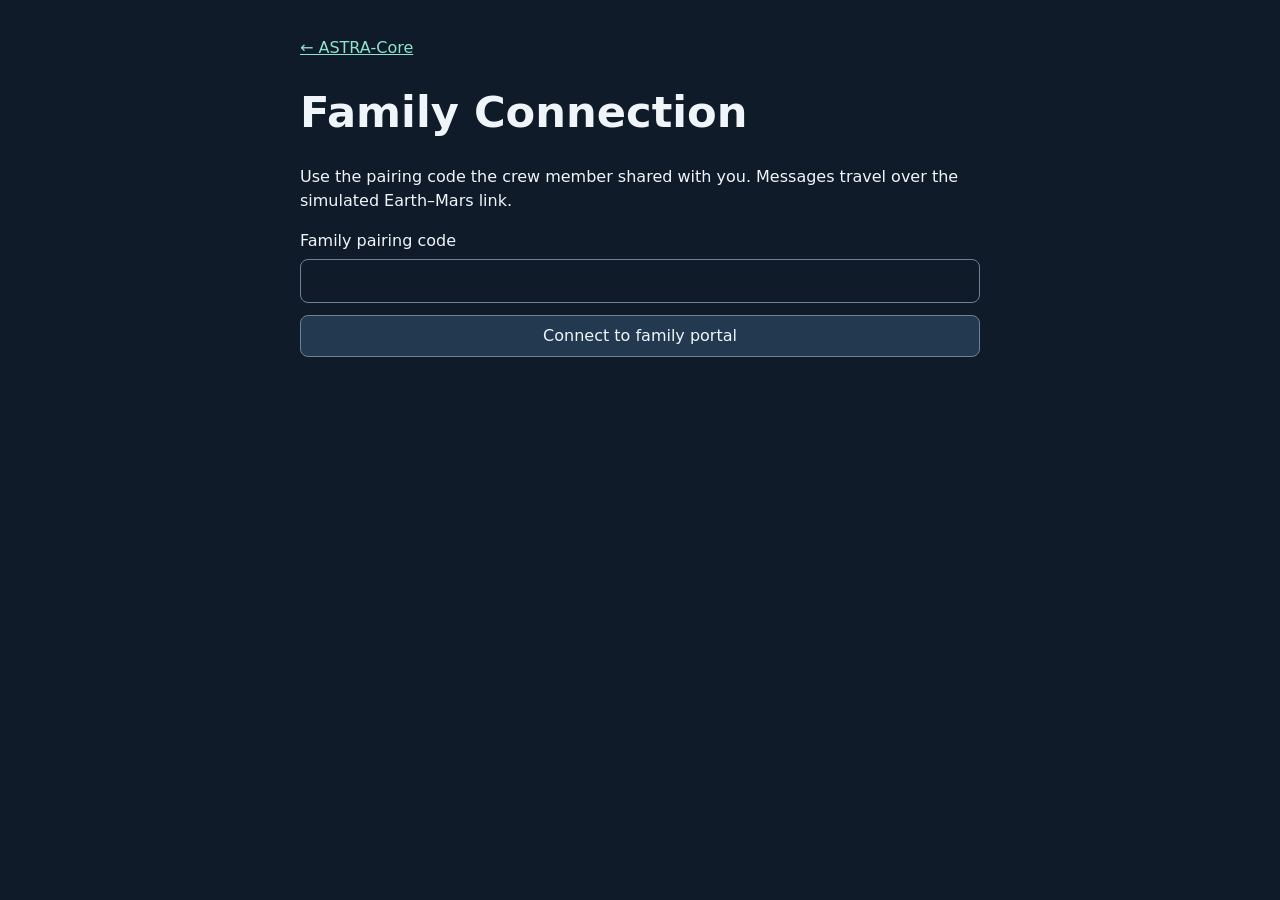
<file: static/family-connection-recipient.html>
<!doctype html>
<html lang="en">
<head>
  <meta charset="utf-8" />
  <meta name="viewport" content="width=device-width, initial-scale=1" />
  <title>Family Connection · Family portal</title>
  <link rel="stylesheet" href="/static/family-connection.css" />
  <script src="/static/family-connection.js" defer></script>
</head>
<body class="family-portal">
  <main id="family-recipient-portal">
    <a href="/">← ASTRA-Core</a>
    <h1>Family Connection</h1>
    <p>Use the pairing code the crew member shared with you. Messages travel over the simulated Earth–Mars link.</p>
    <form id="family-portal-gate">
      <label>Family pairing code <input id="family-portal-code" required type="password" autocomplete="off" /></label>
      <button type="submit">Connect to family portal</button>
    </form>
    <div id="family-portal-home" hidden>
      <p>Connected as <strong id="family-portal-name"></strong></p>
      <p id="family-portal-link"></p>
      <div class="family-actions">
        <button id="family-portal-refresh" type="button">Refresh</button>
        <button id="family-portal-lock" type="button">Disconnect</button>
      </div>
      <h2>Updates from the crew member</h2>
      <ul id="family-portal-reports" class="family-records"></ul>
      <h2>Send a text reply</h2>
      <form id="family-reply-form">
        <label>Message <textarea id="family-reply-text" rows="4" maxlength="1000" required></textarea></label>
        <button type="submit">Queue text reply</button>
      </form>
      <h2>Reply history</h2>
      <ul id="family-portal-replies" class="family-records"></ul>
    </div>
    <p id="family-portal-status" role="status"></p>
  </main>
</body>
</html>
</file>
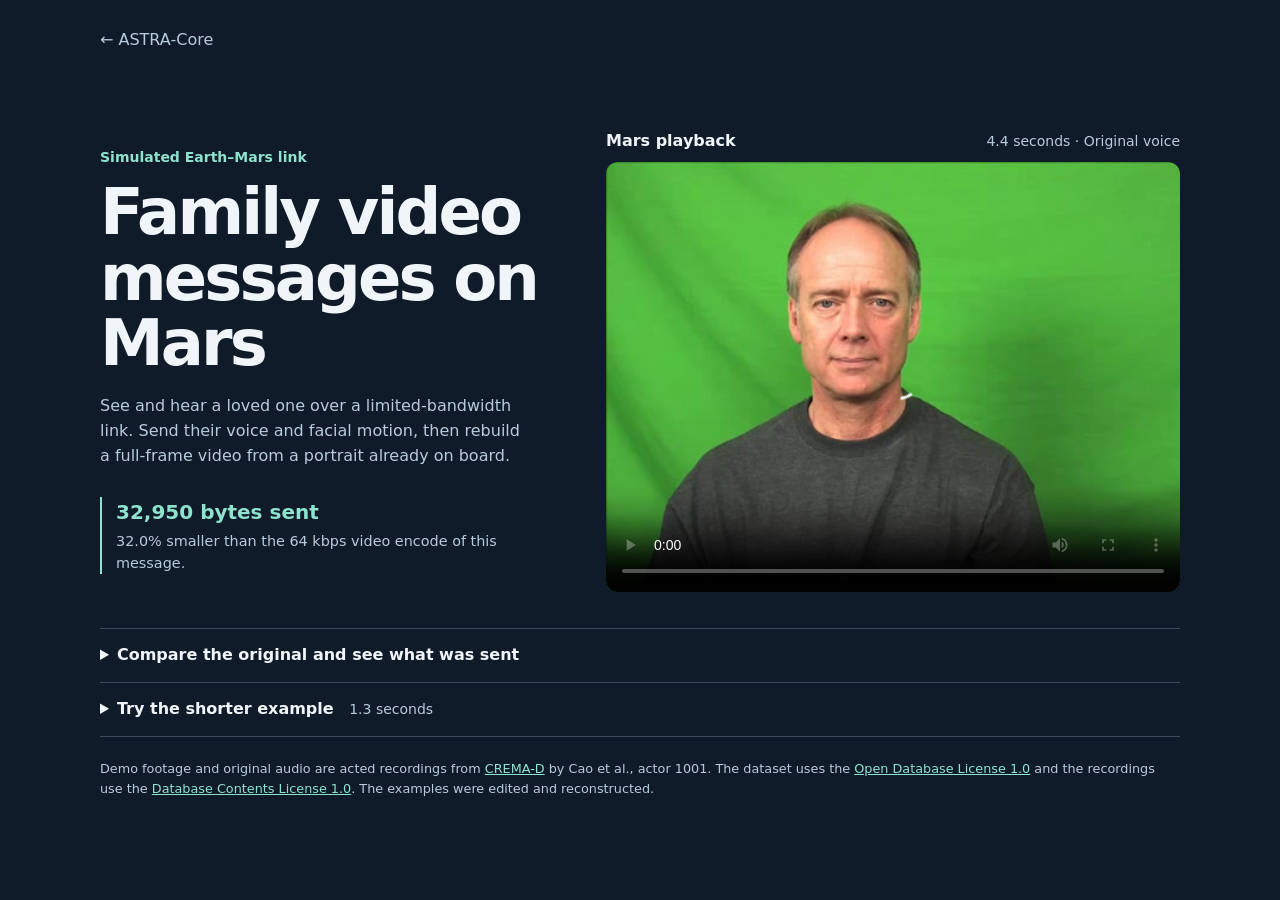
<file: static/family-message.html>
<!doctype html>
<html lang="en">
<head>
  <meta charset="utf-8">
  <meta name="viewport" content="width=device-width, initial-scale=1">
  <title>Family Message · ASTRA-Core</title>
  <link rel="stylesheet" href="/static/family-message.css">
</head>
<body>
  <main>
    <a class="back" href="/">← ASTRA-Core</a>
    <section class="hero" aria-labelledby="title">
      <div class="intro">
        <p class="link-label">Simulated Earth–Mars link</p>
        <h1 id="title">Family video messages on Mars</h1>
        <p>See and hear a loved one over a limited-bandwidth link. Send their voice and facial motion, then rebuild a full-frame video from a portrait already on board.</p>
      </div>
      <figure class="mars-player">
        <figcaption>Mars playback <span>4.4 seconds · Original voice</span></figcaption>
        <video src="/static/family-media/two-reconstruction.mp4" poster="/static/family-media/portrait.png" controls playsinline preload="metadata" aria-label="Full-frame reconstruction of the family message"></video>
      </figure>
      <div class="result">
        <strong>32,950 bytes sent</strong>
        <p>32.0% smaller than the 64 kbps video encode of this message.</p>
      </div>
    </section>

    <details class="comparison">
      <summary>Compare the original and see what was sent</summary>
      <div class="details-content">
        <div class="panels">
          <figure>
            <figcaption>Original recording</figcaption>
            <video src="/static/family-media/two-reference.mp4" controls playsinline preload="none" aria-label="Three-take edited original recording"></video>
            <p>309,577 bytes</p>
          </figure>
          <figure>
            <figcaption>64 kbps video encode</figcaption>
            <video src="/static/family-media/two-baseline.mp4" controls playsinline preload="none" aria-label="Three-take low-bitrate video"></video>
            <p>48,437 bytes</p>
          </figure>
        </div>
        <p><a href="/static/family-media/two.zip" download>Download the 32,950-byte message ZIP</a>.</p>
        <p>The benchmark uses the same compressed audio, face crop, and frame rate in both encodings. The receiver animates the face over a static body and background. The <a href="/static/family-media/portrait.png" download>112,941-byte portrait</a> and 522 MB of model weights are preloaded once and counted separately. This demo plays a prepared 480 × 360 render.</p>
      </div>
    </details>

    <details class="comparison">
      <summary>Try the shorter example <span>1.3 seconds</span></summary>
      <div class="details-content">
        <div class="panels panels-three">
          <figure>
            <figcaption>Original recording</figcaption>
            <video src="/static/family-media/one-reference.mp4" controls playsinline preload="none" aria-label="Single-take original recording"></video>
            <p>102,603 bytes</p>
          </figure>
          <figure>
            <figcaption>64 kbps video encode</figcaption>
            <video src="/static/family-media/one-baseline.mp4" controls playsinline preload="none" aria-label="Single-take low-bitrate video"></video>
            <p>14,089 bytes</p>
          </figure>
          <figure>
            <figcaption>Mars playback</figcaption>
            <video src="/static/family-media/one-reconstruction.mp4" controls playsinline preload="none" aria-label="Single-take calibrated reconstruction"></video>
            <p><a href="/static/family-media/one.zip" download>Message ZIP</a> · 11,821 bytes · 16.1% smaller than the 64 kbps video</p>
          </figure>
        </div>
      </div>
    </details>
    <footer>Demo footage and original audio are acted recordings from <a href="https://github.com/CheyneyComputerScience/CREMA-D">CREMA-D</a> by Cao et al., actor 1001. The dataset uses the <a href="https://opendatacommons.org/licenses/odbl/1-0/">Open Database License 1.0</a> and the recordings use the <a href="https://opendatacommons.org/licenses/dbcl/1-0/">Database Contents License 1.0</a>. The examples were edited and reconstructed.</footer>
  </main>
</body>
</html>
</file>
<file: static/family-connection.css>
.family-connection { margin-top: 16px; padding: 18px 20px; }
.family-connection summary { cursor: pointer; font: 650 1.15rem Outfit, system-ui, sans-serif; }
.family-content { display: grid; gap: 16px; margin-top: 16px; }
.family-block { display: grid; gap: 8px; padding-top: 12px; border-top: 1px solid rgba(120,140,170,.3); }
.family-block h2, .family-block h3, .family-block p { margin: 0; }
.family-playback video { display: block; width: min(100%, 480px); margin: 8px 0 12px; border-radius: 10px; background: #101b29; }
.family-actions { display: flex; flex-wrap: wrap; align-items: center; gap: 8px 14px; margin: 6px 0; }
.family-code { display: grid; gap: 6px; margin: 8px 0; }
.family-code input, .family-portal input, .family-portal textarea {
  box-sizing: border-box;
  width: 100%;
  padding: 9px;
  border: 1px solid #6b8297;
  background: transparent;
  color: inherit;
  border-radius: 8px;
  font: inherit;
}
.family-fields { display: flex; flex-wrap: wrap; gap: 12px; margin: 0; padding: 8px; border: 1px solid rgba(120,140,170,.4); border-radius: 8px; }
.family-fields label { display: inline-flex; align-items: center; gap: 6px; }
.family-preview { padding: 10px; border: 1px solid rgba(120,140,170,.4); border-radius: 8px; }
.family-records { display: grid; gap: 8px; list-style: none; margin: 0 0 8px; padding: 0; }
.family-records li { padding: 8px 0; border-bottom: 1px solid rgba(120,140,170,.3); overflow-wrap: anywhere; }
.family-records time { display: block; font-size: .85rem; }
.family-status { position: sticky; bottom: 0; margin: 0; }
.family-status:not(:empty) { padding: 8px; color: #eff5f9; background: #1b3145; border-radius: 8px; }

.family-portal { margin: 0; color: #eff5f9; background: #101b29; font: 1rem/1.5 system-ui, sans-serif; color-scheme: dark; }
.family-portal main { width: min(680px, calc(100% - 32px)); margin: 36px auto; }
.family-portal [hidden] { display: none; }
.family-portal h1 { font-size: clamp(1.7rem, 5vw, 2.7rem); line-height: 1.1; }
.family-portal a { color: #8de3cd; }
.family-portal button { border: 1px solid #6b8297; border-radius: 8px; padding: 8px 14px; background: #22394f; color: inherit; font: inherit; cursor: pointer; }
.family-portal button:disabled { opacity: .55; cursor: default; }
.family-portal :focus-visible { outline: 3px solid #8de3cd; outline-offset: 2px; }
.family-portal form { display: grid; gap: 12px; margin: 12px 0; }
.family-portal label { display: grid; gap: 6px; }
</file>
<file: static/family-message.css>
:root {
  color-scheme: dark;
  font: 16px/1.55 system-ui, sans-serif;
  color: #eff5f9;
  background: #101b29;
}

body { margin: 0; }
main { width: min(1080px, calc(100% - 48px)); margin: auto; padding: 28px 0 40px; }
a { color: #8de3cd; }
a:focus-visible, summary:focus-visible, video:focus-visible { outline: 3px solid #8de3cd; outline-offset: 4px; }
.back { color: #b8cbdc; text-decoration: none; }
.back:hover { text-decoration: underline; }

.hero {
  display: grid;
  grid-template-columns: minmax(0, .87fr) minmax(0, 1.13fr);
  grid-template-areas: "intro player" "result player";
  column-gap: clamp(24px, 5vw, 64px);
  row-gap: 28px;
  align-items: center;
  margin: clamp(26px, 6vw, 76px) 0 36px;
}

.intro { grid-area: intro; align-self: end; }
.link-label { margin: 0 0 12px; color: #8de3cd; font-size: .875rem; font-weight: 650; }
h1 { margin: 0; max-width: 12ch; font-size: clamp(2.4rem, 5vw, 4.4rem); line-height: 1.02; letter-spacing: -.045em; }
.intro > p:last-child { margin: 18px 0 0; max-width: 42ch; color: #b8cbdc; }
.mars-player { grid-area: player; }
.mars-player figcaption { display: flex; flex-wrap: wrap; align-items: baseline; justify-content: space-between; gap: 2px 12px; }
.mars-player span, summary span { color: #b8cbdc; font-size: .875rem; font-weight: 400; }
.result { grid-area: result; align-self: start; border-left: 2px solid #8de3cd; padding-left: 14px; }
.result strong { color: #8de3cd; font-size: 1.25rem; }
.result p { margin: 2px 0 0; color: #b8cbdc; font-size: .9rem; }

figure { min-width: 0; margin: 0; }
figcaption { margin-bottom: 8px; font-weight: 650; }
video { display: block; width: 100%; aspect-ratio: 4 / 3; background: #08111c; border-radius: 12px; }
.comparison { border-top: 1px solid #394a5c; }
.comparison:last-of-type { border-bottom: 1px solid #394a5c; }
summary { padding: 14px 0; cursor: pointer; font-weight: 650; }
summary span { margin-left: 10px; }
.details-content { padding: 4px 0 16px; color: #c6d6e3; }
.details-content figcaption { color: #eff5f9; }
.details-content p { margin: 8px 0; }
.panels { display: grid; grid-template-columns: repeat(2, minmax(0, 1fr)); gap: 16px; }
.panels-three { grid-template-columns: repeat(3, minmax(0, 1fr)); }
footer { margin-top: 22px; color: #b8cbdc; font-size: .8rem; }

@media (max-width: 680px) {
  main { width: calc(100% - 32px); padding-top: 20px; }
  .hero { grid-template-columns: 1fr; grid-template-areas: "intro" "player" "result"; gap: 20px; margin-bottom: 28px; }
  h1 { max-width: 16ch; }
  .panels { grid-template-columns: 1fr; }
}
</file>
